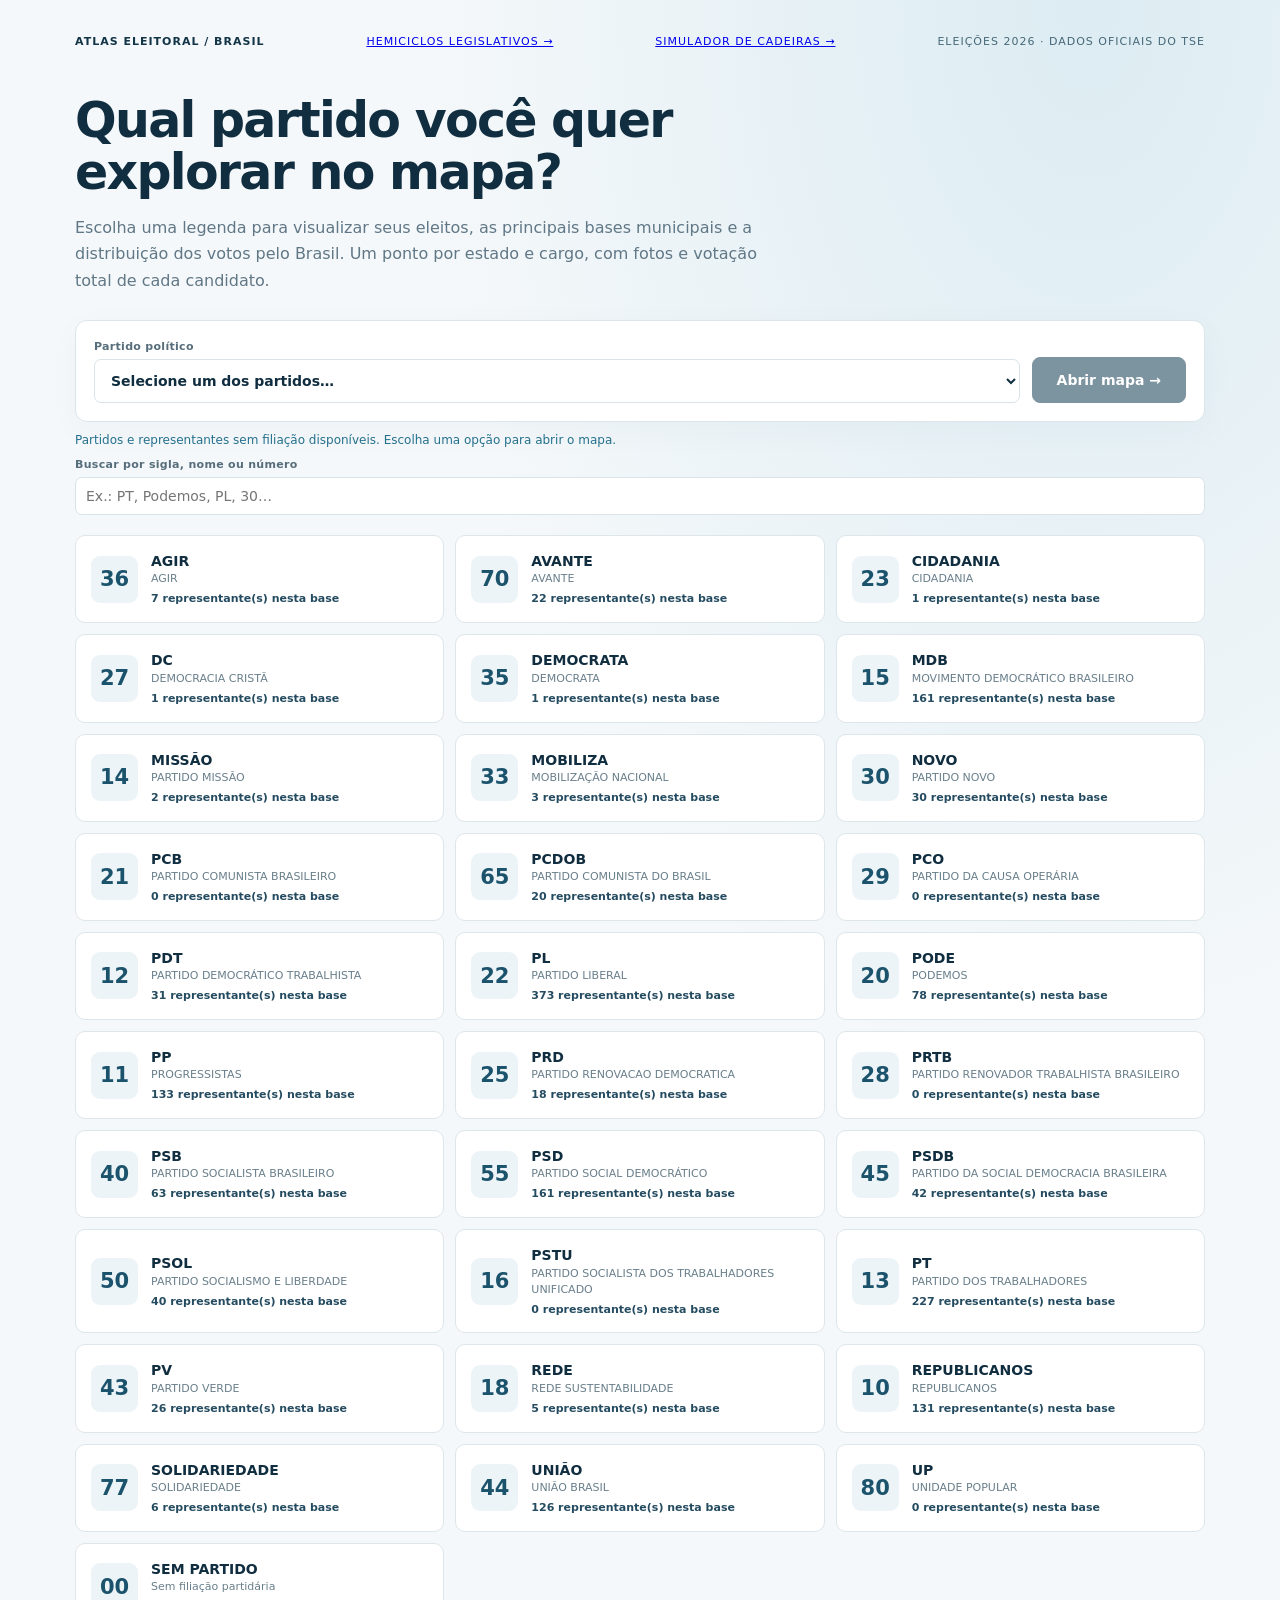
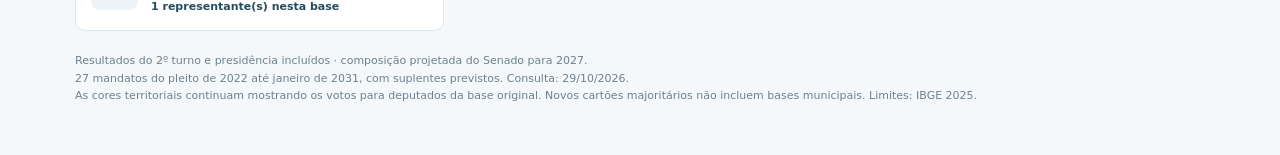
<file: index.html>
<!DOCTYPE html><html lang="pt-BR"><head><meta charset="utf-8"><meta name="viewport" content="width=device-width,initial-scale=1"><title>Atlas Eleitoral 2026 — Partidos do Brasil</title><meta name="description" content="Escolha um partido e explore eleitos e votos por município e zona eleitoral nas eleições de 2026."><link rel="stylesheet" href="style.css"></head><body><section id="chooser" class="chooser"><nav class="chooser-nav"><span class="chooser-logo">Atlas Eleitoral / Brasil</span><a href="hemiciclos/">Hemiciclos legislativos →</a><a href="simulador/">Simulador de cadeiras →</a><span>Eleições 2026 · Dados oficiais do TSE</span></nav><h1>Qual partido você quer<br>explorar no mapa?</h1><p class="intro">Escolha uma legenda para visualizar seus eleitos, as principais bases municipais e a distribuição dos votos pelo Brasil. Um ponto por estado e cargo, com fotos e votação total de cada candidato.</p><div class="picker"><div class="control"><label for="party-select">Partido político</label><select id="party-select"><option value="">Selecione um dos partidos…</option></select></div><button id="open-map" class="primary" disabled>Abrir mapa →</button></div><div id="load-status" class="load-status" role="status" aria-live="polite">Carregando lista de partidos…</div><div class="control"><label for="party-filter">Buscar por sigla, nome ou número</label><input id="party-filter" type="search" placeholder="Ex.: PT, Podemos, PL, 30…"></div><div id="party-grid" class="party-grid"></div><div id="chooser-source" class="chooser-bottom">Dados do TSE · Limites municipais do IBGE 2025. As áreas intramunicipais de algumas zonas eleitorais permanecem indisponíveis.</div></section><div id="atlas" hidden>
<header><div><div class="eyebrow"><span id="party-eyebrow">Eleições 2026</span></div><h1><span id="party-title">Atlas eleitoral</span></h1><small>Fotos oficiais · votação total · municípios e zonas eleitorais</small></div><div class="actions"><button id="change-party">Trocar partido</button><button id="reset">Visão do Brasil</button><button id="about">Método e fontes</button><button id="export">Exportar dados</button></div></header><div id="party-meta" class="party-meta"></div>
<div class="toolbar">
<div class="control"><label for="geography">Recorte territorial</label><select id="geography"><option value="municipalities">Municípios</option><option value="zones">Zonas com limites identificáveis</option></select></div>
<div class="control"><label for="cargo">Votos do partido para</label><select id="cargo"><option value="federal">Deputado federal</option><option value="estadual">Deputado estadual / distrital</option></select></div>
<div class="control"><label for="metric">Intensidade das cores</label><select id="metric"><option value="share">Participação nos votos válidos</option><option value="votes">Quantidade de votos</option></select></div>
<div class="control"><label for="uf">Estado</label><select id="uf"><option value="">Brasil inteiro</option></select></div>
<div class="control wide"><label for="search">Buscar eleito, município ou zona</label><input id="search" type="search" placeholder="Ex.: Cristiane Lopes, Osasco, RO 2…"></div>
<label class="check"><input id="showPeople" type="checkbox" checked> Eleitos com fotos</label>
</div>
<div class="workspace"><aside><div class="aside-top"><div class="kpis"><div><b id="k-votes">—</b><span>votos do partido selecionado</span></div><div><b id="k-share">—</b><span>dos votos válidos</span></div><div><b id="k-people">77</b><span>representantes</span></div></div><div class="tabs"><button id="tab-people" class="active">Representantes</button><button id="tab-regions">Regiões</button></div><div class="tiny-filter"><select id="role" aria-label="Cargo dos eleitos"><option value="">Todos os cargos</option></select></div><div id="sidebar-note" class="muted" style="margin-top:8px">Clique no retrato para ver a votação total.</div></div><div id="list"></div><div class="note">A cor representa os votos do partido. Um ponto por UF e cargo. As capitais são referências de posição; as bases eleitorais aparecem nos cartões.</div></aside>
<div class="map-wrap"><div id="map" aria-label="Mapa eleitoral do partido selecionado"></div><div id="zone-warning" class="zone-warning" hidden></div><div class="legend"><h3 id="legend-title"></h3><div class="swatches" id="swatches"></div><div id="legend-labels" class="legend-labels"></div><div class="muted" id="legend-note"></div><div class="muted" style="margin-top:6px"><span style="display:inline-block;width:10px;height:10px;background:#d9dfe2;margin-right:4px"></span>Sem dado ou limite indisponível <label style="float:right">Opacidade <input id="opacity" type="range" min="20" max="100" value="83"></label></div></div></div></div>
<dialog id="method"><button class="close" id="close">Fechar</button><h2>Como ler este atlas</h2>
<p><b>Camada territorial:</b> preenchimento por área (mapa coroplético), com faixas fixas e sem suavização entre municípios ou zonas. O padrão é a participação do partido selecionado nos votos válidos; a quantidade absoluta também está disponível, mas reflete o tamanho do eleitorado. Áreas extensas não significam mais votos.</p>
<p><b>Votos partidários:</b> votos nominais válidos de todos os candidatos do partido selecionado, eleitos ou não, mais votos válidos de legenda, sem dupla contagem de votos nominais convertidos em legenda. O denominador é o total válido do mesmo cargo e recorte; brancos, nulos e votos anulados não entram. Federal e estadual/distrital são exibidos separadamente.</p>
<p><b>Municípios:</b> malha oficial IBGE 2025, em SIRGAS 2000, simplificada a 300 metros em EPSG:5880 e exibida em Web Mercator. Votos somados por município a partir dos componentes município/zona do TSE. Diferenças de nomes entre TSE e IBGE foram conciliadas por UF; não houve rateio de votos por área ou população. Duas áreas de massas d’água da malha não possuem votação.</p>
<p><b>Zonas eleitorais:</b> não foi obtida uma malha nacional de limites intramunicipais compatível com 2026. São exibidas áreas de <b>1.915 zonas</b> cujos municípios componentes estão integralmente associados a uma única zona nos resultados. Esses polígonos são uniões da malha municipal e sua abrangência foi inferida dessa associação; não são uma malha oficial de zoneamento do TSE. Nas outras <b>725 zonas</b>, a área fica sem preenchimento por zona. Referências numeradas de tamanho fixo permitem consultar seus dados, sem inventar fronteiras. Os totais e a lista incluem todas as 2.640 zonas.</p>
<p><b>Eleitos e fotos:</b> todos os candidatos classificados como ELEITO, ELEITO POR QP ou ELEITO POR MÉDIA nos arquivos de candidaturas consultados, para deputado federal, estadual, distrital, senador, governador e vice-governador. Inclui os vencedores do segundo turno, presidente e vice-presidente e os 27 mandatos do pleito de 2022 até janeiro de 2031. Suplentes de governadores eleitos aparecem como assunção prevista em 2027, e não como eleitos em 2026. A composição futura pode mudar por licenças, filiações ou decisões judiciais. O partido de cada integrante é próprio; o vice pode aparecer em partido diferente do governador de sua chapa. Os votos do vice são os da chapa correspondente.</p><p><b>Partidos e federações:</b> o mapa mostra apenas os votos e eleitos da legenda escolhida. Votos de outros partidos da mesma federação não são somados. A federação é informada na identificação do partido.</p><p><b>Fotos:</b> retratos oficiais do TSE, associados pelo identificador SQ_CANDIDATO, e do Senado Federal, associados pelo código parlamentar. Onde não há arquivo utilizável, aparecem as iniciais e uma indicação de foto indisponível.</p><p><b>Agrupamento por UF e cargo:</b> todos os eleitos da mesma UF e do mesmo cargo compartilham um ponto, ancorado na capital. Os pontos de cargos distintos recebem pequenos deslocamentos visuais em pixels para não se sobreporem; esses deslocamentos não representam municípios ou bases eleitorais. Rótulos e cores distinguem federais, estaduais, distritais, senadores, governadores e vices. O número indica a quantidade de eleitos no grupo.</p><p><b>Bases municipais:</b> as cinco principais bases de cada parlamentar são mantidas em sua mini bio, com votos e participação no total. Elas não determinam os pontos no mapa. O total do candidato aparece separado da votação de cada base.</p>
<p><b>Datas e cobertura:</b> dados de candidatura, votação partidária e apuração disponíveis em arquivos gerados em 25/10/2026, consultados em 26/10/2026. Atualização consultada em 29/10/2026: resultados finais do segundo turno e continuidade do Senado. Os novos cartões têm fonte própria. Votação territorial para deputados e bases individuais anteriores permanecem na data original. Presidente e vice aparecem em Brasília, como referência nacional. Sem filiação partidária é uma opção própria no seletor.</p><p><b>Fontes oficiais:</b> <a href="https://dadosabertos.tse.jus.br/dataset/resultados-2026" target="_blank" rel="noopener">TSE — resultados 2026</a>; <a href="https://dadosabertos.tse.jus.br/pt_BR/dataset/candidatos-2026" target="_blank" rel="noopener">TSE — candidaturas e fotos</a>; <a href="https://geoftp.ibge.gov.br/organizacao_do_territorio/malhas_territoriais/malhas_municipais/municipio_2025/Brasil/BR_Municipios_2025.zip" target="_blank" rel="noopener">IBGE — malha municipal 2025</a>. Dados TSE sob licença CC BY; Leaflet 1.9.4 sob BSD-2-Clause. Escala sequencial roxa de luminosidade crescente, com faixas iguais entre UFs e cargos. Cinza sempre indica ausência de dado/limite, não zero.</p><div id="pending-list"></div></dialog>
</div><script src="leaflet.js"></script><script src="app.js?v=20261029-fotos"></script></body></html>
</file>
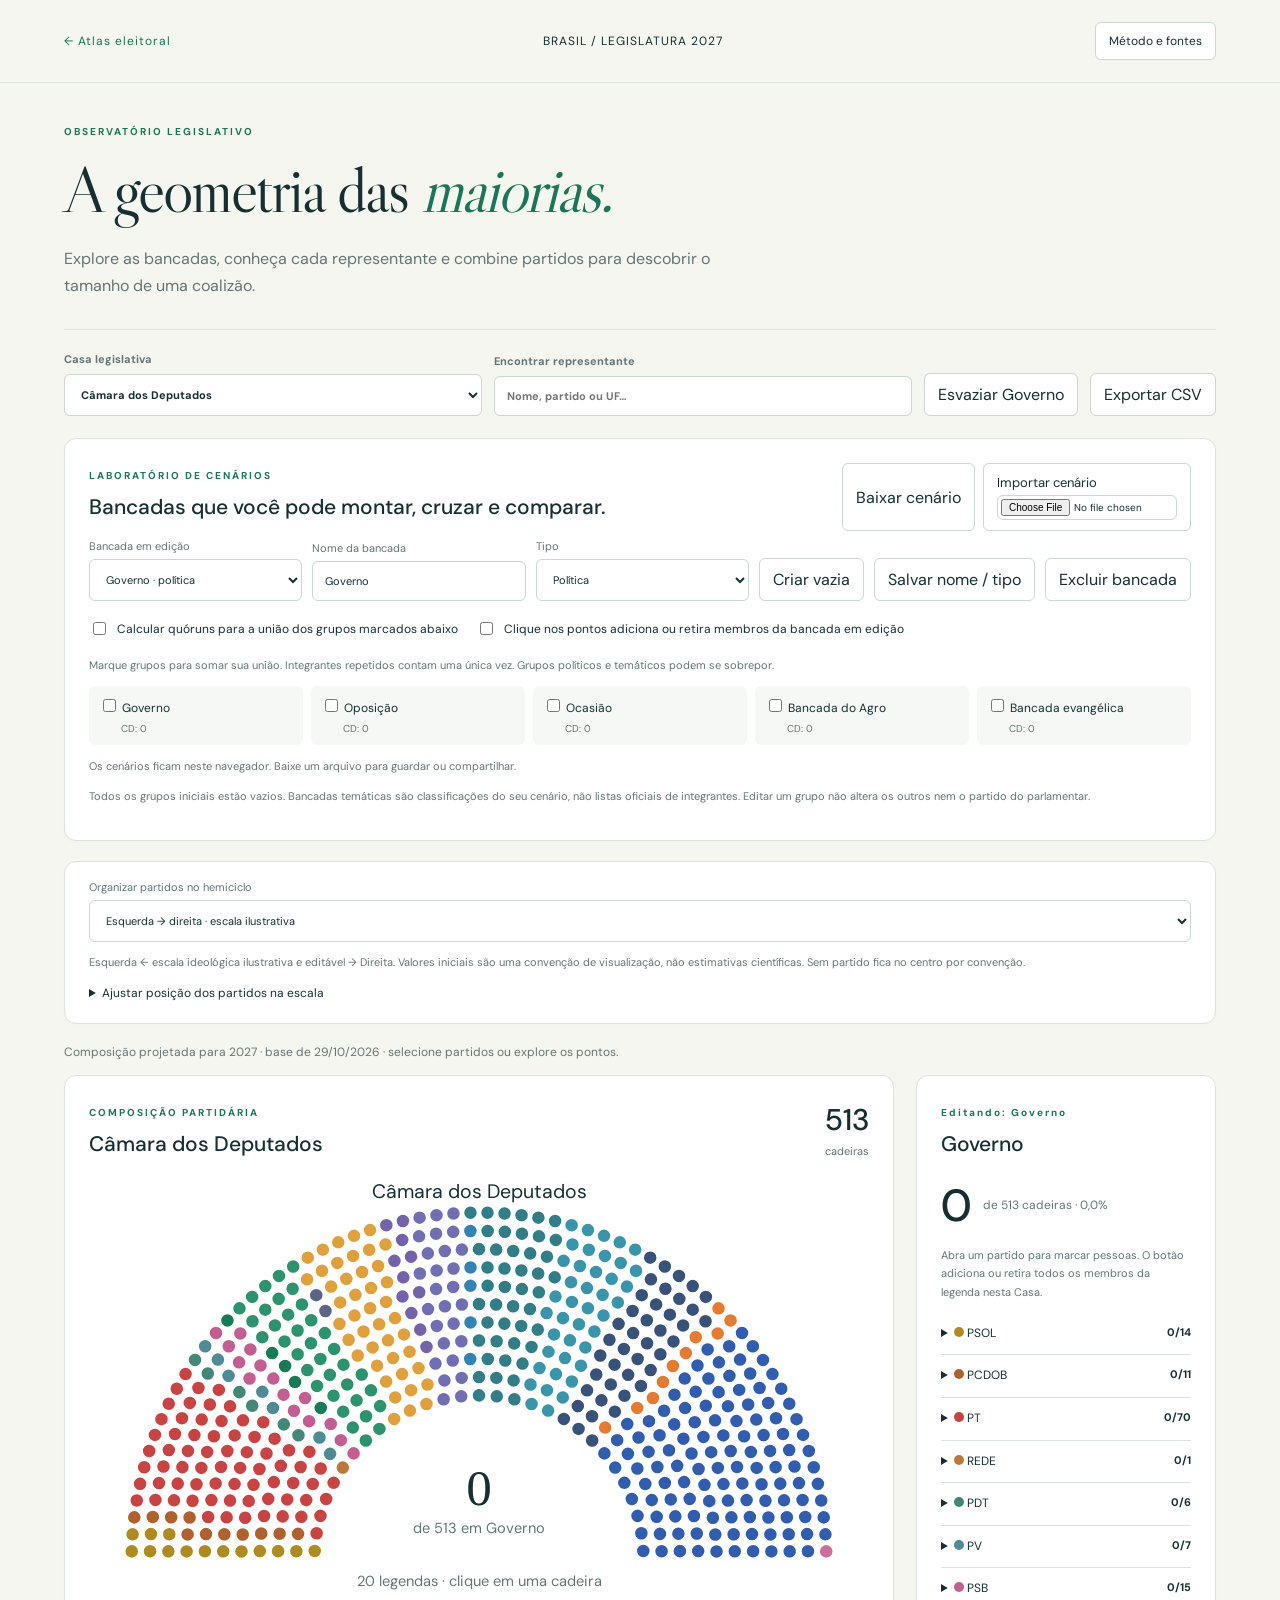
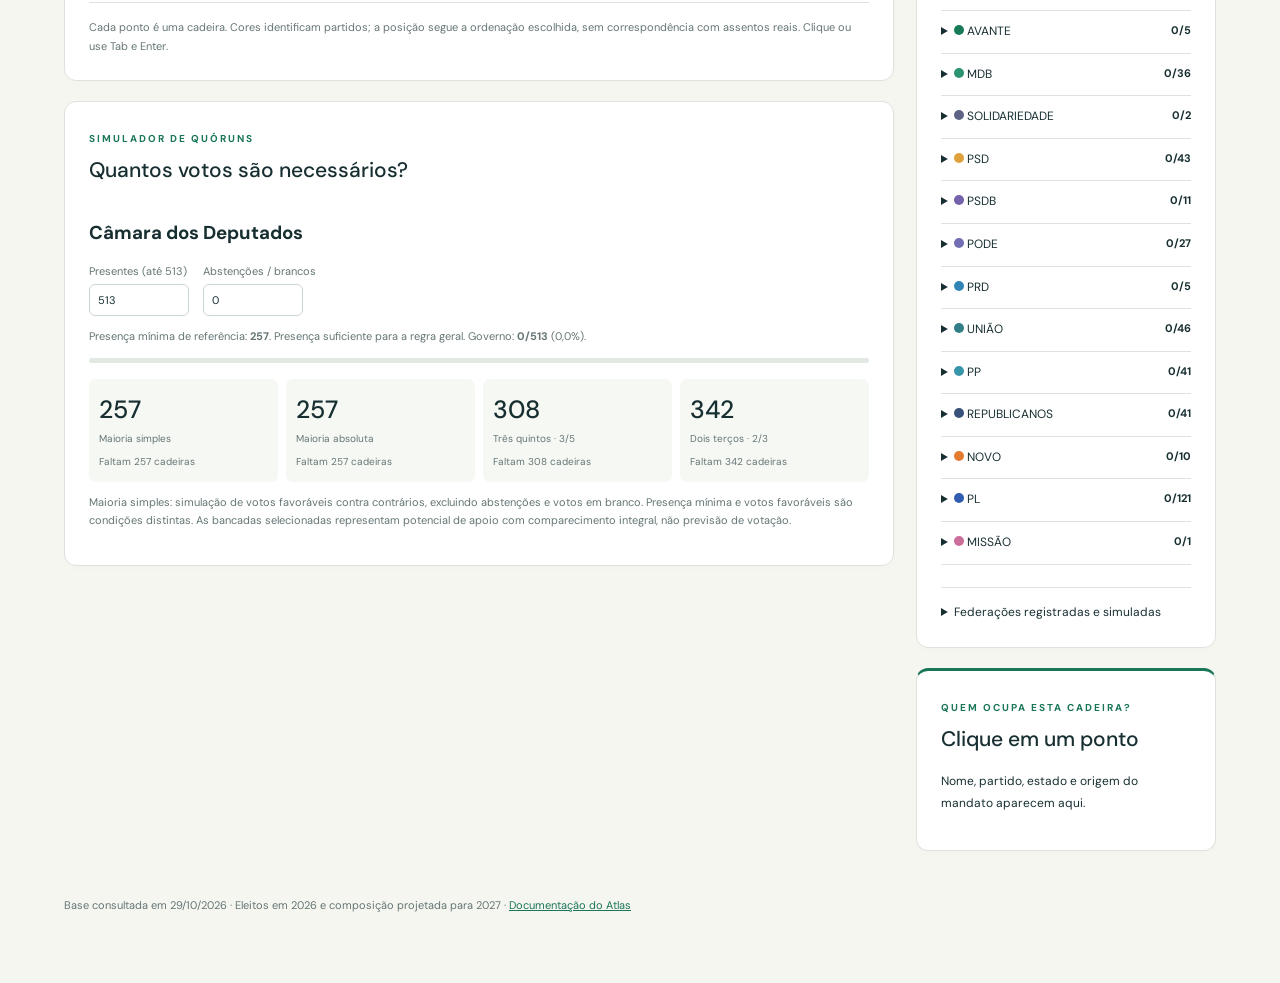
<file: hemiciclos/index.html>
<!doctype html><html lang="pt-BR"><head><meta charset="utf-8"><meta name="viewport" content="width=device-width,initial-scale=1"><title>Hemiciclos · Atlas Legislativo</title><link rel="stylesheet" href="style.css?v=cenarios2"></head><body><header><a href="../">← Atlas eleitoral</a><span>BRASIL / LEGISLATURA 2027</span><button id="about">Método e fontes</button></header><main><div class="eyebrow">OBSERVATÓRIO LEGISLATIVO</div><h1>A geometria das <em>maiorias.</em></h1><p class="intro">Explore as bancadas, conheça cada representante e combine partidos para descobrir o tamanho de uma coalizão.</p><section class="toolbar"><label>Casa legislativa<select id="house"><optgroup label="Congresso Nacional"><option value="CD">Câmara dos Deputados</option><option value="SF">Senado Federal</option><option value="CN">Congresso Nacional · duas Casas</option></optgroup><optgroup label="Assembleias e Câmara Legislativa" id="states"></optgroup></select></label><label>Encontrar representante<input id="search" type="search" placeholder="Nome, partido ou UF…"></label><button id="clear">Esvaziar bancada</button><button id="export">Exportar CSV</button></section><section class="panel scenario-panel"><div class="panel-head"><div><span class="eyebrow">LABORATÓRIO DE CENÁRIOS</span><h2>Bancadas que você pode montar, cruzar e comparar.</h2></div><div class="scenario-files"><button id="save-scenario">Baixar cenário</button><label class="file-button">Importar cenário<input id="load-scenario" type="file" accept=".json,application/json"></label></div></div><div class="scenario-controls"><label>Bancada em edição<select id="group-select"></select></label><label>Nome da bancada<input id="group-name" maxlength="80" placeholder="Ex.: Governo, Agro, Oposição"></label><label>Tipo<select id="group-type"><option value="politica">Política</option><option value="tematica">Temática</option></select></label><button id="new-group">Criar vazia</button><button id="rename-group">Salvar nome / tipo</button><button id="delete-group">Excluir bancada</button></div><div class="scenario-options"><label><input type="checkbox" id="combine"> Calcular quóruns para a união dos grupos marcados abaixo</label><label><input type="checkbox" id="click-mode"> Clique nos pontos adiciona ou retira membros da bancada em edição</label></div><div id="group-summary"></div><p id="scenario-message" role="status" aria-live="polite"></p><p id="save-state" class="fine">Os cenários ficam neste navegador. Baixe um arquivo para guardar ou compartilhar.</p><p class="fine">Todos os grupos iniciais estão vazios. Bancadas temáticas são classificações do seu cenário, não listas oficiais de integrantes. Editar um grupo não altera os outros nem o partido do parlamentar.</p></section><section class="panel ordering"><div class="scenario-controls"><label>Organizar partidos no hemiciclo<select id="order"><option value="ideology">Esquerda → direita · escala ilustrativa</option><option value="size">Tamanho da bancada</option></select></label></div><p id="order-note" class="fine"></p><details><summary>Ajustar posição dos partidos na escala</summary><p class="fine">−5 = lado esquerdo; 0 = centro; +5 = lado direito. Valores iniciais são uma aproximação editorial, não uma medição validada. A escala resume diferenças políticas e não caracteriza individualmente cada parlamentar. Valores iguais ficam em ordem alfabética.</p><div id="ideology-editor"></div><button id="reset-ideology">Restaurar escala inicial</button></details></section><div id="status" role="status" aria-live="polite">Carregando composição…</div><div class="layout"><section><div class="panel main-panel"><div class="panel-head"><div><span class="eyebrow">COMPOSIÇÃO PARTIDÁRIA</span><h2 id="title">Câmara dos Deputados</h2></div><div class="seat-total"><b id="total">—</b><span>cadeiras</span></div></div><div id="charts"></div><div class="chart-note">Cada ponto é uma cadeira. Cores identificam partidos; a posição segue a ordenação escolhida, sem correspondência com assentos reais. Clique ou use Tab e Enter.</div></div><section class="panel quorum-panel"><div class="panel-head"><div><span class="eyebrow">SIMULADOR DE QUÓRUNS</span><h2>Quantos votos são necessários?</h2></div></div><div id="quorums"></div><p class="fine">Maioria simples: simulação de votos favoráveis contra contrários, excluindo abstenções e votos em branco. Presença mínima e votos favoráveis são condições distintas. As bancadas selecionadas representam potencial de apoio com comparecimento integral, não previsão de votação.</p></section><div id="matches" class="panel" hidden></div></section><aside><section class="panel"><span class="eyebrow" id="edit-label">BANCADA EM EDIÇÃO</span><h2 id="coalition-label">Governo</h2><div class="coalition-head"><b id="coalition-total">0</b><span id="coalition-share">cadeiras selecionadas</span></div><p class="fine">Abra um partido para marcar pessoas. O botão adiciona ou retira todos os membros da legenda nesta Casa.</p><div id="parties"></div><details class="federation-panel"><summary>Federações registradas e simuladas</summary><p class="fine">Adicionar ou retirar membros afeta apenas a bancada em edição, na Casa selecionada.</p><select id="federation" aria-label="Federação"></select><p id="fed-info" class="fine"></p><div class="button-row"><button id="add-fed">Adicionar membros</button><button id="remove-fed">Retirar membros</button><button id="delete-fed">Excluir simulada</button></div><details><summary>Criar federação hipotética</summary><label>Nome<input id="fed-name" maxlength="80" placeholder="Nome da federação"></label><div id="fed-parties"></div><button id="create-fed">Criar simulação</button></details><p id="fed-message" role="status"></p><p class="fine">Simulação de agrupamento das cadeiras existentes: não recalcula a eleição, não altera filiações e não registra federação. Federações oficiais: <a href="https://www.tse.jus.br/partidos/federacoes-registradas-no-tse" target="_blank" rel="noopener">TSE · consulta em 29/10/2026</a>.</p></details></section><section class="panel detail" id="detail" aria-live="polite"><span class="eyebrow">QUEM OCUPA ESTA CADEIRA?</span><h2>Clique em um ponto</h2><p>Nome, partido, estado e origem do mandato aparecem aqui.</p></section></aside></div><footer>Base consultada em 29/10/2026 · Eleitos em 2026 e composição projetada para 2027 · <a href="../DATA_SOURCES.md">Documentação do Atlas</a></footer></main><dialog id="method"><button id="close">Fechar ×</button><h2>Como ler os hemiciclos</h2><p>Este site reutiliza a base do Atlas Eleitoral: 513 deputados federais, 81 cadeiras do Senado, 26 assembleias estaduais e a Câmara Legislativa do DF. É uma projeção para 2027, não um painel de parlamentares em exercício em outubro de 2026. Não acompanha automaticamente posses, licenças, decisões judiciais ou mudanças partidárias.</p><p>O Senado reúne 54 eleitos em 2026 e 27 mandatos do pleito de 2022. Nos casos de senadores eleitos governadores, os suplentes têm assunção prevista, identificada no detalhe. Candidaturas sub judice permanecem conforme a classificação da base consultada.</p><p>As cadeiras são agrupadas por partido, pela escala ideológica ilustrativa editável ou pelo tamanho da bancada, com nomes em ordem alfabética. A escala inicial é uma convenção editorial, sem base em estimativas empíricas de posicionamento. As cores se mantêm entre Casas. O tamanho das bancadas é contado por legenda, sem agregação automática de federações. Selecionar pessoas ou partidos altera apenas os grupos simulados. Nomes, filiações e distribuição de cadeiras não mudam. Os grupos podem se sobrepor; sua união elimina duplicações. Cenários são salvos localmente e podem ser exportados e importados em JSON.</p><p>Maioria absoluta é o primeiro inteiro superior à metade da composição. Três quintos e dois terços são arredondados para cima. Maioria simples depende da presença e dos votos efetivamente expressos; o simulador permite descontar abstenções e brancos. Para as assembleias, os números são referências aritméticas: a aplicação a cada matéria depende da constituição estadual e do regimento local.</p><p>O Congresso tem duas Casas. Não se calcula um quórum único sobre 594 parlamentares: as contagens são separadas. PEC federal exige três quintos em cada Casa e dois turnos; rejeição de veto exige maioria absoluta de deputados e senadores separadamente.</p><ul><li><a href="https://dadosabertos.tse.jus.br/dataset/resultados-2026" target="_blank" rel="noopener">TSE · resultados</a></li><li><a href="https://www12.senado.leg.br/noticias/materias/2026/10/25/fim-da-eleicao-define-composicao-do-senado-em-2027-com-13-partidos" target="_blank" rel="noopener">Senado · composição projetada para 2027</a></li><li><a href="https://www2.camara.leg.br/transparencia/acesso-a-informacao/copy_of_perguntas-frequentes/processo-legislativo" target="_blank" rel="noopener">Câmara · processo legislativo e quóruns</a></li><li><a href="https://www.congressonacional.leg.br/legislacao-e-publicacoes/regimento-do-congresso-nacional" target="_blank" rel="noopener">Congresso · Regimento Comum, art. 43</a></li></ul></dialog><script src="app.js?v=cenarios2"></script></body></html>
</file>
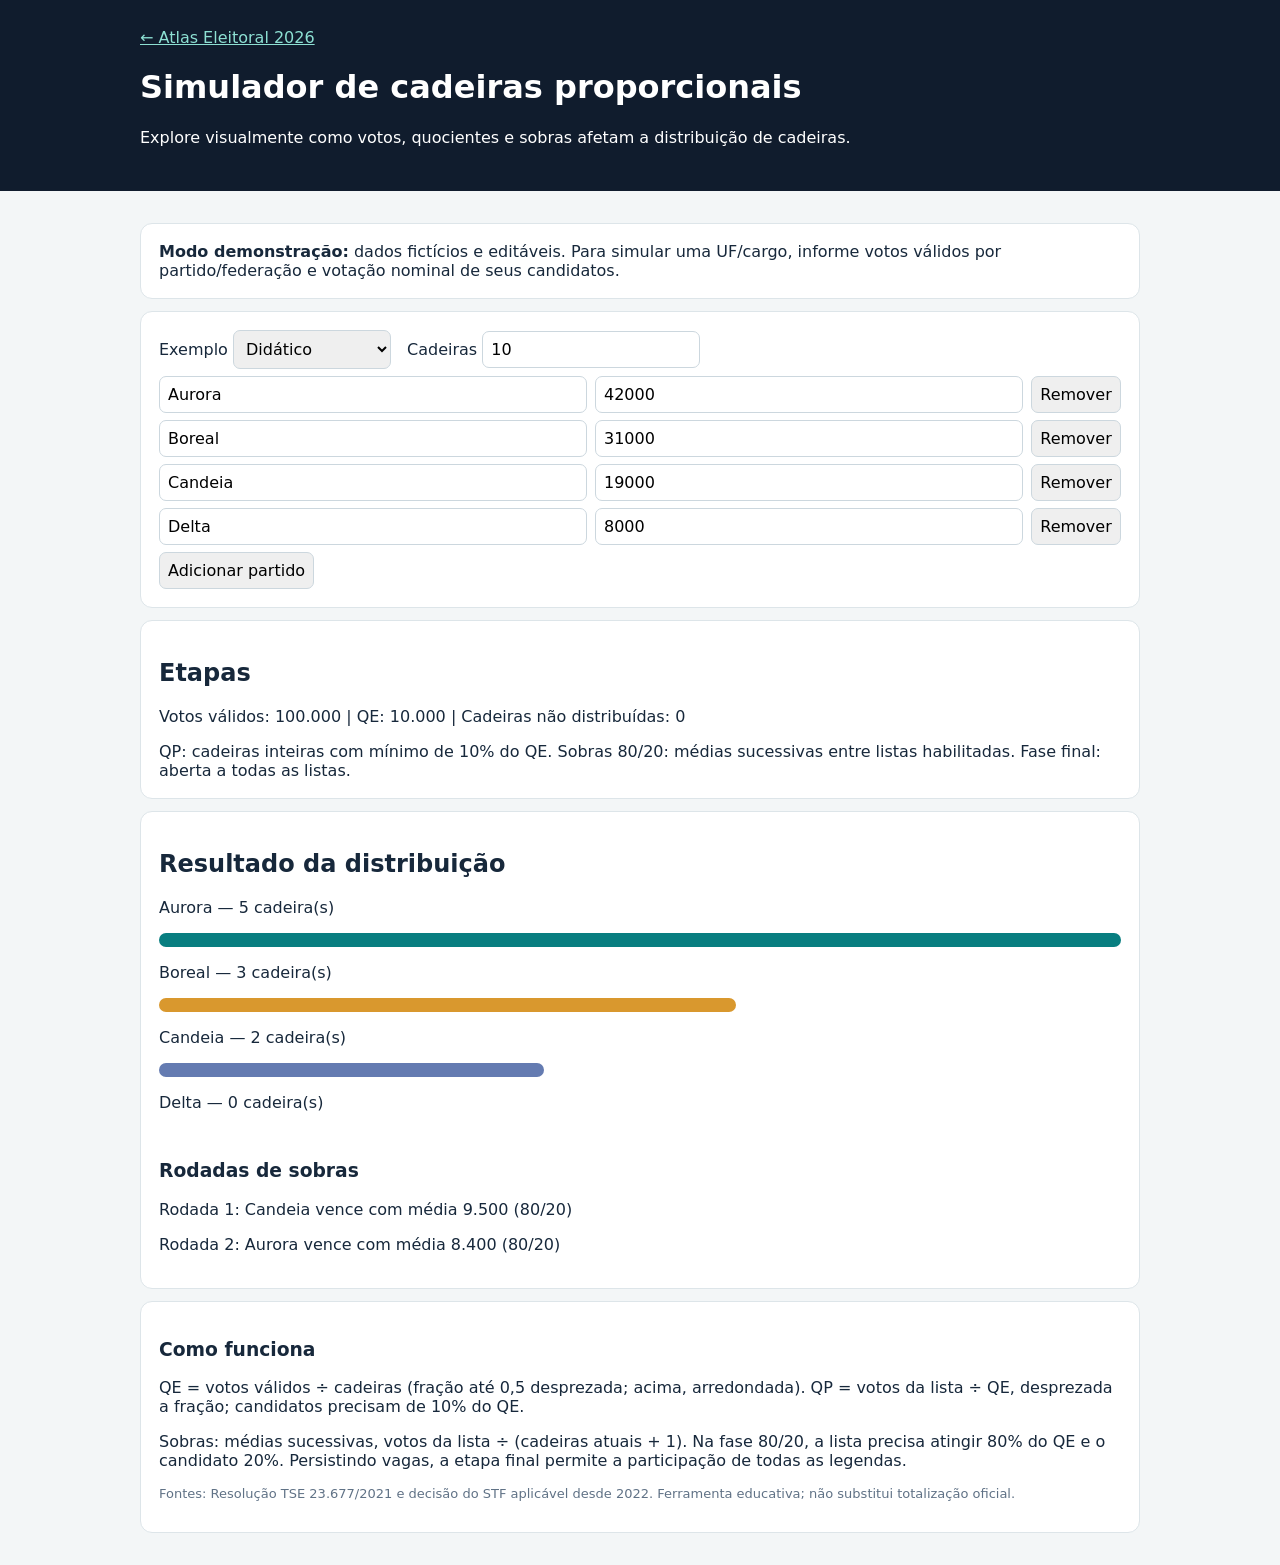
<file: simulador/index.html>
<!doctype html><html lang="pt-BR"><meta charset="utf-8"><meta name="viewport" content="width=device-width,initial-scale=1"><title>Simulador proporcional</title><style>body{font:16px system-ui;margin:0;background:#f3f6f7;color:#17283b}.hero{background:#101c2d;color:white;padding:28px max(20px,calc((100% - 1000px)/2))}.hero a{color:#8de0d3}.wrap{max-width:1000px;margin:auto;padding:20px}.card{background:white;border:1px solid #dde5e9;border-radius:12px;padding:18px;margin:12px 0}input,select,button{font:inherit;padding:8px;border:1px solid #ccd7de;border-radius:7px}table{width:100%;border-collapse:collapse}td,th{text-align:right;padding:8px;border-bottom:1px solid #eee}td:first-child,th:first-child{text-align:left}.bar{height:14px;background:#087e80;border-radius:9px}.row{display:grid;grid-template-columns:1fr 1fr 90px;gap:8px;margin:7px 0}.muted{color:#607286;font-size:13px}</style><header class="hero"><a href="../">← Atlas Eleitoral 2026</a><h1>Simulador de cadeiras proporcionais</h1><p>Explore visualmente como votos, quocientes e sobras afetam a distribuição de cadeiras.</p></header><main class="wrap"><p class="card"><b>Modo demonstração:</b> dados fictícios e editáveis. Para simular uma UF/cargo, informe votos válidos por partido/federação e votação nominal de seus candidatos.</p><div class="card"><label>Exemplo <select id="preset"><option value="a">Didático</option><option value="b">Cláusula 80/20</option></select></label>　<label>Cadeiras <input id="seats" type="number" value="10" min="1"></label><div id="rows"></div><button id="add">Adicionar partido</button></div><div class="card"><h2>Etapas</h2><p id="metrics"></p><div id="steps"></div></div><div class="card"><h2>Resultado da distribuição</h2><div id="result"></div><h3>Rodadas de sobras</h3><div id="rounds"></div></div><div class="card"><h3>Como funciona</h3><p>QE = votos válidos ÷ cadeiras (fração até 0,5 desprezada; acima, arredondada). QP = votos da lista ÷ QE, desprezada a fração; candidatos precisam de 10% do QE.</p><p>Sobras: médias sucessivas, votos da lista ÷ (cadeiras atuais + 1). Na fase 80/20, a lista precisa atingir 80% do QE e o candidato 20%. Persistindo vagas, a etapa final permite a participação de todas as legendas.</p><p class="muted">Fontes: Resolução TSE 23.677/2021 e decisão do STF aplicável desde 2022. Ferramenta educativa; não substitui totalização oficial.</p></div></main><script>
var C=['#087e80','#d9982e','#647bb1','#b65c59','#748e56','#9165a5'];var examples={a:{s:10,p:[['Aurora',[18000,12000,8000,4000]],['Boreal',[11000,9000,6000,5000]],['Candeia',[9000,6000,4000]],['Delta',[5000,3000]]]},b:{s:8,p:[['Ponte',[18000,12000]],['Horizonte',[12000,8000,6000]],['Raiz',[9000,6000,3000]],['Livre',[8000,4000]],['Viva',[4000,3000]],['Norte',[3500,3500]]]}};var P=[];function total(p){return p.c.reduce((a,b)=>a+b,0)}function load(k){var d=examples[k];P=d.p.map(function(x,i){return {n:x[0],c:x[1],color:C[i%C.length]}});document.getElementById('seats').value=d.s;draw()}function fmt(x){return Math.round(x).toLocaleString('pt-BR')}function calculate(){var seats=+document.getElementById('seats').value||1,valid=P.reduce(function(a,p){return a+total(p)},0),v=valid/seats,qe=Math.floor(v)+(v%1>.5?1:0),s=P.map(function(p){return Math.min(Math.floor(total(p)/(qe||1)),p.c.filter(function(c){return c>=qe*.1}).length)}),round=[];var left=seats-s.reduce(function(a,b){return a+b},0),guard=0;function go(open){while(left>0&&guard++<seats*3){var opts=P.map(function(p,i){return {i:i,m:total(p)/(s[i]+1)}}).filter(function(x){return (open||total(P[x.i])>=qe*.8&&P[x.i].c.some(function(c){return c>=qe*.2}))&&P[x.i].c.some(function(c){return c>=(open?0:qe*.2)})}).sort(function(a,b){return b.m-a.m});if(!opts.length)break;var w=opts[0];s[w.i]++;left--;round.push({name:P[w.i].n,mean:w.m,open:open,opts:opts})}}go(false);if(left)go(true);return {seats:seats,valid:valid,qe:qe,s:s,left:left,round:round}}function draw(){var root=document.getElementById('rows');root.innerHTML='';P.forEach(function(p,i){root.innerHTML+='<div class="row"><input data-n="'+i+'" value="'+p.n+'"><input data-v="'+i+'" type="number" value="'+total(p)+'"><button data-x="'+i+'">Remover</button></div>'});root.querySelectorAll('[data-n]').forEach(function(e){e.onchange=function(){P[e.dataset.n].n=e.value;draw()}});root.querySelectorAll('[data-v]').forEach(function(e){e.onchange=function(){var p=P[e.dataset.v],old=total(p),v=+e.value||0;p.c=p.c.map(function(c,i){return i===p.c.length-1?v-p.c.slice(0,i).reduce(function(a,b){return a+b},0):Math.floor(v*c/(old||1))});draw()}});root.querySelectorAll('[data-x]').forEach(function(e){e.onclick=function(){P.splice(+e.dataset.x,1);draw()}});var r=calculate();document.getElementById('metrics').textContent='Votos válidos: '+fmt(r.valid)+' | QE: '+fmt(r.qe)+' | Cadeiras não distribuídas: '+r.left;document.getElementById('steps').textContent='QP: cadeiras inteiras com mínimo de 10% do QE. Sobras 80/20: médias sucessivas entre listas habilitadas. Fase final: aberta a todas as listas.';var max=Math.max.apply(null,r.s.concat([1]));document.getElementById('result').innerHTML=P.map(function(p,i){return '<p>'+p.n+' — '+r.s[i]+' cadeira(s)<div class="bar" style="width:'+(100*r.s[i]/max)+'%;background:'+p.color+'"></div></p>'}).join('');document.getElementById('rounds').innerHTML=r.round.map(function(x,i){return '<p>Rodada '+(i+1)+': '+x.name+' vence com média '+fmt(x.mean)+(x.open?' (fase aberta)':' (80/20)')+'</p>'}).join('')||'Sem sobras.'}document.getElementById('preset').onchange=function(e){load(e.target.value)};document.getElementById('seats').onchange=draw;document.getElementById('add').onclick=function(){P.push({n:'Novo partido',c:[0],color:C[P.length%C.length]});draw()};load('a');</script></html>
</file>
<file: style.css>
/* required styles */

.leaflet-pane,
.leaflet-tile,
.leaflet-marker-icon,
.leaflet-marker-shadow,
.leaflet-tile-container,
.leaflet-pane > svg,
.leaflet-pane > canvas,
.leaflet-zoom-box,
.leaflet-image-layer,
.leaflet-layer {
	position: absolute;
	left: 0;
	top: 0;
	}
.leaflet-container {
	overflow: hidden;
	}
.leaflet-tile,
.leaflet-marker-icon,
.leaflet-marker-shadow {
	-webkit-user-select: none;
	   -moz-user-select: none;
	        user-select: none;
	  -webkit-user-drag: none;
	}
/* Prevents IE11 from highlighting tiles in blue */
.leaflet-tile::selection {
	background: transparent;
}
/* Safari renders non-retina tile on retina better with this, but Chrome is worse */
.leaflet-safari .leaflet-tile {
	image-rendering: -webkit-optimize-contrast;
	}
/* hack that prevents hw layers "stretching" when loading new tiles */
.leaflet-safari .leaflet-tile-container {
	width: 1600px;
	height: 1600px;
	-webkit-transform-origin: 0 0;
	}
.leaflet-marker-icon,
.leaflet-marker-shadow {
	display: block;
	}
/* .leaflet-container svg: reset svg max-width decleration shipped in Joomla! (joomla.org) 3.x */
/* .leaflet-container img: map is broken in FF if you have max-width: 100% on tiles */
.leaflet-container .leaflet-overlay-pane svg {
	max-width: none !important;
	max-height: none !important;
	}
.leaflet-container .leaflet-marker-pane img,
.leaflet-container .leaflet-shadow-pane img,
.leaflet-container .leaflet-tile-pane img,
.leaflet-container img.leaflet-image-layer,
.leaflet-container .leaflet-tile {
	max-width: none !important;
	max-height: none !important;
	width: auto;
	padding: 0;
	}

.leaflet-container img.leaflet-tile {
	/* See: https://bugs.chromium.org/p/chromium/issues/detail?id=600120 */
	mix-blend-mode: plus-lighter;
}

.leaflet-container.leaflet-touch-zoom {
	-ms-touch-action: pan-x pan-y;
	touch-action: pan-x pan-y;
	}
.leaflet-container.leaflet-touch-drag {
	-ms-touch-action: pinch-zoom;
	/* Fallback for FF which doesn't support pinch-zoom */
	touch-action: none;
	touch-action: pinch-zoom;
}
.leaflet-container.leaflet-touch-drag.leaflet-touch-zoom {
	-ms-touch-action: none;
	touch-action: none;
}
.leaflet-container {
	-webkit-tap-highlight-color: transparent;
}
.leaflet-container a {
	-webkit-tap-highlight-color: rgba(51, 181, 229, 0.4);
}
.leaflet-tile {
	filter: inherit;
	visibility: hidden;
	}
.leaflet-tile-loaded {
	visibility: inherit;
	}
.leaflet-zoom-box {
	width: 0;
	height: 0;
	-moz-box-sizing: border-box;
	     box-sizing: border-box;
	z-index: 800;
	}
/* workaround for https://bugzilla.mozilla.org/show_bug.cgi?id=888319 */
.leaflet-overlay-pane svg {
	-moz-user-select: none;
	}

.leaflet-pane         { z-index: 400; }

.leaflet-tile-pane    { z-index: 200; }
.leaflet-overlay-pane { z-index: 400; }
.leaflet-shadow-pane  { z-index: 500; }
.leaflet-marker-pane  { z-index: 600; }
.leaflet-tooltip-pane   { z-index: 650; }
.leaflet-popup-pane   { z-index: 700; }

.leaflet-map-pane canvas { z-index: 100; }
.leaflet-map-pane svg    { z-index: 200; }

.leaflet-vml-shape {
	width: 1px;
	height: 1px;
	}
.lvml {
	behavior: url(#default#VML);
	display: inline-block;
	position: absolute;
	}


/* control positioning */

.leaflet-control {
	position: relative;
	z-index: 800;
	pointer-events: visiblePainted; /* IE 9-10 doesn't have auto */
	pointer-events: auto;
	}
.leaflet-top,
.leaflet-bottom {
	position: absolute;
	z-index: 1000;
	pointer-events: none;
	}
.leaflet-top {
	top: 0;
	}
.leaflet-right {
	right: 0;
	}
.leaflet-bottom {
	bottom: 0;
	}
.leaflet-left {
	left: 0;
	}
.leaflet-control {
	float: left;
	clear: both;
	}
.leaflet-right .leaflet-control {
	float: right;
	}
.leaflet-top .leaflet-control {
	margin-top: 10px;
	}
.leaflet-bottom .leaflet-control {
	margin-bottom: 10px;
	}
.leaflet-left .leaflet-control {
	margin-left: 10px;
	}
.leaflet-right .leaflet-control {
	margin-right: 10px;
	}


/* zoom and fade animations */

.leaflet-fade-anim .leaflet-popup {
	opacity: 0;
	-webkit-transition: opacity 0.2s linear;
	   -moz-transition: opacity 0.2s linear;
	        transition: opacity 0.2s linear;
	}
.leaflet-fade-anim .leaflet-map-pane .leaflet-popup {
	opacity: 1;
	}
.leaflet-zoom-animated {
	-webkit-transform-origin: 0 0;
	    -ms-transform-origin: 0 0;
	        transform-origin: 0 0;
	}
svg.leaflet-zoom-animated {
	will-change: transform;
}

.leaflet-zoom-anim .leaflet-zoom-animated {
	-webkit-transition: -webkit-transform 0.25s cubic-bezier(0,0,0.25,1);
	   -moz-transition:    -moz-transform 0.25s cubic-bezier(0,0,0.25,1);
	        transition:         transform 0.25s cubic-bezier(0,0,0.25,1);
	}
.leaflet-zoom-anim .leaflet-tile,
.leaflet-pan-anim .leaflet-tile {
	-webkit-transition: none;
	   -moz-transition: none;
	        transition: none;
	}

.leaflet-zoom-anim .leaflet-zoom-hide {
	visibility: hidden;
	}


/* cursors */

.leaflet-interactive {
	cursor: pointer;
	}
.leaflet-grab {
	cursor: -webkit-grab;
	cursor:    -moz-grab;
	cursor:         grab;
	}
.leaflet-crosshair,
.leaflet-crosshair .leaflet-interactive {
	cursor: crosshair;
	}
.leaflet-popup-pane,
.leaflet-control {
	cursor: auto;
	}
.leaflet-dragging .leaflet-grab,
.leaflet-dragging .leaflet-grab .leaflet-interactive,
.leaflet-dragging .leaflet-marker-draggable {
	cursor: move;
	cursor: -webkit-grabbing;
	cursor:    -moz-grabbing;
	cursor:         grabbing;
	}

/* marker & overlays interactivity */
.leaflet-marker-icon,
.leaflet-marker-shadow,
.leaflet-image-layer,
.leaflet-pane > svg path,
.leaflet-tile-container {
	pointer-events: none;
	}

.leaflet-marker-icon.leaflet-interactive,
.leaflet-image-layer.leaflet-interactive,
.leaflet-pane > svg path.leaflet-interactive,
svg.leaflet-image-layer.leaflet-interactive path {
	pointer-events: visiblePainted; /* IE 9-10 doesn't have auto */
	pointer-events: auto;
	}

/* visual tweaks */

.leaflet-container {
	background: #ddd;
	outline-offset: 1px;
	}
.leaflet-container a {
	color: #0078A8;
	}
.leaflet-zoom-box {
	border: 2px dotted #38f;
	background: rgba(255,255,255,0.5);
	}


/* general typography */
.leaflet-container {
	font-family: "Helvetica Neue", Arial, Helvetica, sans-serif;
	font-size: 12px;
	font-size: 0.75rem;
	line-height: 1.5;
	}


/* general toolbar styles */

.leaflet-bar {
	box-shadow: 0 1px 5px rgba(0,0,0,0.65);
	border-radius: 4px;
	}
.leaflet-bar a {
	background-color: #fff;
	border-bottom: 1px solid #ccc;
	width: 26px;
	height: 26px;
	line-height: 26px;
	display: block;
	text-align: center;
	text-decoration: none;
	color: black;
	}
.leaflet-bar a,
.leaflet-control-layers-toggle {
	background-position: 50% 50%;
	background-repeat: no-repeat;
	display: block;
	}
.leaflet-bar a:hover,
.leaflet-bar a:focus {
	background-color: #f4f4f4;
	}
.leaflet-bar a:first-child {
	border-top-left-radius: 4px;
	border-top-right-radius: 4px;
	}
.leaflet-bar a:last-child {
	border-bottom-left-radius: 4px;
	border-bottom-right-radius: 4px;
	border-bottom: none;
	}
.leaflet-bar a.leaflet-disabled {
	cursor: default;
	background-color: #f4f4f4;
	color: #bbb;
	}

.leaflet-touch .leaflet-bar a {
	width: 30px;
	height: 30px;
	line-height: 30px;
	}
.leaflet-touch .leaflet-bar a:first-child {
	border-top-left-radius: 2px;
	border-top-right-radius: 2px;
	}
.leaflet-touch .leaflet-bar a:last-child {
	border-bottom-left-radius: 2px;
	border-bottom-right-radius: 2px;
	}

/* zoom control */

.leaflet-control-zoom-in,
.leaflet-control-zoom-out {
	font: bold 18px 'Lucida Console', Monaco, monospace;
	text-indent: 1px;
	}

.leaflet-touch .leaflet-control-zoom-in, .leaflet-touch .leaflet-control-zoom-out  {
	font-size: 22px;
	}


/* layers control */

.leaflet-control-layers {
	box-shadow: 0 1px 5px rgba(0,0,0,0.4);
	background: #fff;
	border-radius: 5px;
	}
.leaflet-control-layers-toggle {
	background-image: url(images/layers.png);
	width: 36px;
	height: 36px;
	}
.leaflet-retina .leaflet-control-layers-toggle {
	background-image: url(images/layers-2x.png);
	background-size: 26px 26px;
	}
.leaflet-touch .leaflet-control-layers-toggle {
	width: 44px;
	height: 44px;
	}
.leaflet-control-layers .leaflet-control-layers-list,
.leaflet-control-layers-expanded .leaflet-control-layers-toggle {
	display: none;
	}
.leaflet-control-layers-expanded .leaflet-control-layers-list {
	display: block;
	position: relative;
	}
.leaflet-control-layers-expanded {
	padding: 6px 10px 6px 6px;
	color: #333;
	background: #fff;
	}
.leaflet-control-layers-scrollbar {
	overflow-y: scroll;
	overflow-x: hidden;
	padding-right: 5px;
	}
.leaflet-control-layers-selector {
	margin-top: 2px;
	position: relative;
	top: 1px;
	}
.leaflet-control-layers label {
	display: block;
	font-size: 13px;
	font-size: 1.08333em;
	}
.leaflet-control-layers-separator {
	height: 0;
	border-top: 1px solid #ddd;
	margin: 5px -10px 5px -6px;
	}

/* Default icon URLs */
.leaflet-default-icon-path { /* used only in path-guessing heuristic, see L.Icon.Default */
	background-image: url(images/marker-icon.png);
	}


/* attribution and scale controls */

.leaflet-container .leaflet-control-attribution {
	background: #fff;
	background: rgba(255, 255, 255, 0.8);
	margin: 0;
	}
.leaflet-control-attribution,
.leaflet-control-scale-line {
	padding: 0 5px;
	color: #333;
	line-height: 1.4;
	}
.leaflet-control-attribution a {
	text-decoration: none;
	}
.leaflet-control-attribution a:hover,
.leaflet-control-attribution a:focus {
	text-decoration: underline;
	}
.leaflet-attribution-flag {
	display: inline !important;
	vertical-align: baseline !important;
	width: 1em;
	height: 0.6669em;
	}
.leaflet-left .leaflet-control-scale {
	margin-left: 5px;
	}
.leaflet-bottom .leaflet-control-scale {
	margin-bottom: 5px;
	}
.leaflet-control-scale-line {
	border: 2px solid #777;
	border-top: none;
	line-height: 1.1;
	padding: 2px 5px 1px;
	white-space: nowrap;
	-moz-box-sizing: border-box;
	     box-sizing: border-box;
	background: rgba(255, 255, 255, 0.8);
	text-shadow: 1px 1px #fff;
	}
.leaflet-control-scale-line:not(:first-child) {
	border-top: 2px solid #777;
	border-bottom: none;
	margin-top: -2px;
	}
.leaflet-control-scale-line:not(:first-child):not(:last-child) {
	border-bottom: 2px solid #777;
	}

.leaflet-touch .leaflet-control-attribution,
.leaflet-touch .leaflet-control-layers,
.leaflet-touch .leaflet-bar {
	box-shadow: none;
	}
.leaflet-touch .leaflet-control-layers,
.leaflet-touch .leaflet-bar {
	border: 2px solid rgba(0,0,0,0.2);
	background-clip: padding-box;
	}


/* popup */

.leaflet-popup {
	position: absolute;
	text-align: center;
	margin-bottom: 20px;
	}
.leaflet-popup-content-wrapper {
	padding: 1px;
	text-align: left;
	border-radius: 12px;
	}
.leaflet-popup-content {
	margin: 13px 24px 13px 20px;
	line-height: 1.3;
	font-size: 13px;
	font-size: 1.08333em;
	min-height: 1px;
	}
.leaflet-popup-content p {
	margin: 17px 0;
	margin: 1.3em 0;
	}
.leaflet-popup-tip-container {
	width: 40px;
	height: 20px;
	position: absolute;
	left: 50%;
	margin-top: -1px;
	margin-left: -20px;
	overflow: hidden;
	pointer-events: none;
	}
.leaflet-popup-tip {
	width: 17px;
	height: 17px;
	padding: 1px;

	margin: -10px auto 0;
	pointer-events: auto;

	-webkit-transform: rotate(45deg);
	   -moz-transform: rotate(45deg);
	    -ms-transform: rotate(45deg);
	        transform: rotate(45deg);
	}
.leaflet-popup-content-wrapper,
.leaflet-popup-tip {
	background: white;
	color: #333;
	box-shadow: 0 3px 14px rgba(0,0,0,0.4);
	}
.leaflet-container a.leaflet-popup-close-button {
	position: absolute;
	top: 0;
	right: 0;
	border: none;
	text-align: center;
	width: 24px;
	height: 24px;
	font: 16px/24px Tahoma, Verdana, sans-serif;
	color: #757575;
	text-decoration: none;
	background: transparent;
	}
.leaflet-container a.leaflet-popup-close-button:hover,
.leaflet-container a.leaflet-popup-close-button:focus {
	color: #585858;
	}
.leaflet-popup-scrolled {
	overflow: auto;
	}

.leaflet-oldie .leaflet-popup-content-wrapper {
	-ms-zoom: 1;
	}
.leaflet-oldie .leaflet-popup-tip {
	width: 24px;
	margin: 0 auto;

	-ms-filter: "progid:DXImageTransform.Microsoft.Matrix(M11=0.70710678, M12=0.70710678, M21=-0.70710678, M22=0.70710678)";
	filter: progid:DXImageTransform.Microsoft.Matrix(M11=0.70710678, M12=0.70710678, M21=-0.70710678, M22=0.70710678);
	}

.leaflet-oldie .leaflet-control-zoom,
.leaflet-oldie .leaflet-control-layers,
.leaflet-oldie .leaflet-popup-content-wrapper,
.leaflet-oldie .leaflet-popup-tip {
	border: 1px solid #999;
	}


/* div icon */

.leaflet-div-icon {
	background: #fff;
	border: 1px solid #666;
	}


/* Tooltip */
/* Base styles for the element that has a tooltip */
.leaflet-tooltip {
	position: absolute;
	padding: 6px;
	background-color: #fff;
	border: 1px solid #fff;
	border-radius: 3px;
	color: #222;
	white-space: nowrap;
	-webkit-user-select: none;
	-moz-user-select: none;
	-ms-user-select: none;
	user-select: none;
	pointer-events: none;
	box-shadow: 0 1px 3px rgba(0,0,0,0.4);
	}
.leaflet-tooltip.leaflet-interactive {
	cursor: pointer;
	pointer-events: auto;
	}
.leaflet-tooltip-top:before,
.leaflet-tooltip-bottom:before,
.leaflet-tooltip-left:before,
.leaflet-tooltip-right:before {
	position: absolute;
	pointer-events: none;
	border: 6px solid transparent;
	background: transparent;
	content: "";
	}

/* Directions */

.leaflet-tooltip-bottom {
	margin-top: 6px;
}
.leaflet-tooltip-top {
	margin-top: -6px;
}
.leaflet-tooltip-bottom:before,
.leaflet-tooltip-top:before {
	left: 50%;
	margin-left: -6px;
	}
.leaflet-tooltip-top:before {
	bottom: 0;
	margin-bottom: -12px;
	border-top-color: #fff;
	}
.leaflet-tooltip-bottom:before {
	top: 0;
	margin-top: -12px;
	margin-left: -6px;
	border-bottom-color: #fff;
	}
.leaflet-tooltip-left {
	margin-left: -6px;
}
.leaflet-tooltip-right {
	margin-left: 6px;
}
.leaflet-tooltip-left:before,
.leaflet-tooltip-right:before {
	top: 50%;
	margin-top: -6px;
	}
.leaflet-tooltip-left:before {
	right: 0;
	margin-right: -12px;
	border-left-color: #fff;
	}
.leaflet-tooltip-right:before {
	left: 0;
	margin-left: -12px;
	border-right-color: #fff;
	}

/* Printing */

@media print {
	/* Prevent printers from removing background-images of controls. */
	.leaflet-control {
		-webkit-print-color-adjust: exact;
		print-color-adjust: exact;
		}
	}


:root{--navy:#102e40;--muted:#647784;--line:#d9e4e8;--blue:#087ea4;--surface:#fff}*{box-sizing:border-box}body{margin:0;font:14px/1.45 system-ui,-apple-system,Segoe UI,sans-serif;color:var(--navy);background:#f2f6f8}button,input,select{font:inherit}button,select{cursor:pointer}button{background:#fff;border:1px solid var(--line);border-radius:8px;color:var(--navy);padding:8px 11px}button:hover{background:#edf4f7}button:focus-visible,input:focus-visible,select:focus-visible{outline:3px solid #15a9cf;outline-offset:2px}header{display:flex;align-items:center;justify-content:space-between;padding:17px 24px;background:var(--navy);color:white;gap:16px}h1{font-size:23px;line-height:1.2;margin:2px 0 3px;letter-spacing:-.5px}header small{color:#bcd3df}.eyebrow{font-size:10px;letter-spacing:2px;text-transform:uppercase;color:#70d2db;font-weight:700}.actions{display:flex;gap:7px}.toolbar{display:flex;flex-wrap:wrap;gap:13px;padding:13px 24px;background:white;border-bottom:1px solid var(--line);align-items:end}.control{display:flex;flex-direction:column;gap:4px}.control label{font-size:11px;letter-spacing:.3px;font-weight:650;color:#566d7b}.control select,.control input[type=search]{border:1px solid var(--line);border-radius:7px;padding:8px 10px;background:white;min-width:130px;color:var(--navy)}.control.wide{flex:1;min-width:205px}.control.wide input{width:100%}.check{display:flex;align-items:center;gap:5px;padding-bottom:8px;white-space:nowrap}.workspace{display:grid;grid-template-columns:330px 1fr;height:calc(100vh - 184px);min-height:550px}aside{background:white;border-right:1px solid var(--line);display:flex;flex-direction:column;min-height:0}.aside-top{padding:16px;border-bottom:1px solid var(--line)}.kpis{display:flex;gap:14px;margin-bottom:12px}.kpis b{display:block;font-size:21px;font-variant-numeric:tabular-nums}.kpis span{font-size:10px;color:var(--muted)}.tabs{display:flex;gap:6px}.tabs button{flex:1;padding:7px}.tabs .active{background:var(--navy);color:white;border-color:var(--navy)}#list{overflow:auto;padding:8px;flex:1}.person{display:flex;text-align:left;align-items:center;gap:11px;width:100%;border:0;border-bottom:1px solid #e9eff2;border-radius:5px;padding:10px 8px}.person.selected{background:#eaf5fb;box-shadow:inset 3px 0 #0b87ad}.person strong{font-size:12px;display:block}.person small{display:block;color:var(--muted);font-size:11px}.person .votes{color:#164867;font-weight:650;margin-top:3px}.portrait{width:43px;height:49px;object-fit:cover;object-position:center 25%;border-radius:9px;flex-shrink:0;background:#d8e3ec}.region{display:block;text-align:left;width:100%;border:0;border-bottom:1px solid #e5eef2;padding:10px}.region small{display:block;color:var(--muted)}.region strong{font-size:12px}.region .regional-value{float:right;color:#087ea4;font-weight:750}.map-wrap{position:relative;min-width:0}#map{height:100%;background:#e7f0f3}.legend{position:absolute;bottom:23px;left:15px;z-index:700;background:#fffffff2;border:1px solid #d5e0e5;border-radius:10px;padding:12px 14px;max-width:370px;box-shadow:0 2px 12px #122d4512}.legend h3{font-size:12px;margin:0 0 8px}.swatches{display:flex;height:11px;border-radius:3px;overflow:hidden}.swatches span{flex:1}.legend-labels{display:flex;justify-content:space-between;font-size:10px;color:#46616f;margin:4px 0 6px}.muted{color:var(--muted);font-size:11px}.note{font-size:11px;background:#eef4f7;padding:9px 16px;border-top:1px solid var(--line)}.zone-warning{position:absolute;top:12px;left:55px;right:15px;z-index:600;background:#fff7e7;border:1px solid #e7d5a8;padding:9px 13px;border-radius:8px;font-size:11px;max-width:600px}.zone-ref{border:1px solid #596f7b;background:#fffffff0;color:#233c49;border-radius:3px;font-size:9px;display:flex;justify-content:center;align-items:center;box-shadow:0 1px 3px #0003;white-space:nowrap}.face-stack{display:flex;align-items:center;width:max-content}.face-stack img{width:42px;height:49px;border-radius:10px;border:2px solid white;object-fit:cover;object-position:center 25%;box-shadow:0 2px 8px #0004}.face-stack img+img{margin-left:-19px}.face-stack b{font-size:11px;padding:3px 6px;border-radius:9px;background:var(--navy);color:white;margin-left:-5px;z-index:2}.face-stack.selected img{border-color:#ffcf5c}.pop-heading{font-size:15px;margin-bottom:8px;font-weight:750}.pop-person{border-top:1px solid #dee8ed;padding:13px 0}.pop-header{display:flex;gap:12px;align-items:center}.pop-header img{width:65px;height:82px;object-fit:cover;object-position:center 25%;border-radius:10px}.pop-header b{font-size:14px}.pop-header small{display:block}.pop-total{background:#eaf4fa;padding:10px 13px;border-radius:8px;margin:10px 0}.pop-total strong{font-size:25px;display:block;letter-spacing:-.5px}.pop-scroll{max-height:430px;overflow:auto}.pop-cities{width:100%;font-size:11px;border-collapse:collapse;margin-top:7px}.pop-cities td{padding:4px;border-bottom:1px solid #eef2f4}.pop-cities td:last-child{text-align:right}.pop-detail{display:grid;grid-template-columns:1fr 1fr;gap:10px;margin:10px 0}.pop-detail strong{display:block;font-size:19px}.pop-detail span{font-size:10px;color:#647784}.source{font-size:10px;color:#667b87;margin-top:8px}.source a{color:#156d91}.leaflet-popup-content{width:auto!important;min-width:260px;max-width:350px;font:13px/1.45 system-ui}.leaflet-popup-content-wrapper{border-radius:12px}.empty{padding:15px;color:#657782}dialog{border:0;border-radius:15px;padding:26px;max-width:740px;max-height:85vh;overflow:auto;box-shadow:0 10px 60px #0004}dialog::backdrop{background:#0c253b99}dialog h2{margin-top:0}dialog p,dialog li{font-size:13px;line-height:1.6}dialog a{color:#007ba3}.close{float:right}.mobile-list{display:none}.coverage{font-size:10px;margin-top:5px;color:#87692c}#opacity{width:90px}.tiny-filter{display:flex;gap:7px;margin:10px 0 0}.tiny-filter select{font-size:11px;max-width:150px;padding:5px;border:1px solid var(--line);border-radius:5px}.leaflet-control-attribution{font-size:9px!important}@media(max-width:850px){header{padding:13px 15px}h1{font-size:20px}.toolbar{padding:10px 13px;gap:8px}.control select{min-width:100px}.workspace{grid-template-columns:250px 1fr;height:calc(100vh - 220px)}aside .kpis{gap:8px}.kpis b{font-size:18px}.control.wide{min-width:180px}.legend{max-width:300px}.person strong{font-size:11px}}@media(max-width:620px){header{align-items:start}.actions{flex-direction:column}.actions button{font-size:10px;padding:5px 7px}h1{font-size:18px}.eyebrow{font-size:9px}.toolbar{gap:7px}.control{flex:1}.control label{font-size:10px}.control select{width:100%;font-size:11px;padding:7px}.control.wide{min-width:100%}.workspace{display:flex;flex-direction:column-reverse;height:auto;min-height:0}.map-wrap{height:65vh;min-height:420px}aside{max-height:430px}.aside-top{padding:12px}.legend{bottom:23px;left:10px;max-width:290px;padding:9px}.zone-warning{left:50px;right:8px;font-size:10px}.person .portrait{width:40px;height:45px}.check{font-size:11px;padding-bottom:0}#opacity{width:70px}.leaflet-popup-content{max-width:280px}.pop-scroll{max-height:330px}}

.state-role-pin{position:relative;width:76px;height:68px;display:flex;align-items:center;justify-content:center;flex-direction:column;filter:drop-shadow(0 2px 4px #0004)}.state-role-pin img{width:42px;height:45px;object-fit:cover;object-position:center 25%;border:3px solid var(--role-color);border-radius:9px;background:white}.state-role-pin b{position:absolute;top:0;right:6px;min-width:20px;padding:2px 5px;border-radius:12px;background:var(--role-color);color:white;font:700 11px system-ui;text-align:center}.state-role-pin span{font:700 10px system-ui;background:white;color:var(--role-color);border:1px solid var(--role-color);padding:3px 4px;border-radius:5px;white-space:nowrap;margin-top:2px}.state-role-pin.selected img{outline:3px solid #ffcf5c}.tiny-filter select{max-width:100%;width:100%}
[hidden]{display:none!important}.chooser{min-height:100vh;background:radial-gradient(ellipse at 85% 0,#dcecf2 0,transparent 44%),#f5f8fa;padding:34px max(20px,calc((100vw - 1130px)/2)) 50px}.chooser-nav{display:flex;justify-content:space-between;align-items:center;color:#466879;font-size:11px;letter-spacing:1px;text-transform:uppercase}.chooser-logo{font-weight:800;color:#123447}.chooser h1{font-size:clamp(32px,4vw,49px);max-width:790px;line-height:1.06;margin:45px 0 16px;letter-spacing:-1.7px}.chooser .intro{max-width:720px;color:#607786;font-size:16px;line-height:1.65;margin-bottom:26px}.picker{display:flex;gap:12px;background:white;padding:18px;border:1px solid #dbe6ec;border-radius:12px;align-items:end;box-shadow:0 9px 35px #23465808}.picker .control{flex:1}.picker select{width:100%;padding:12px;font-weight:650}.primary{background:#123c53;color:white;border-color:#123c53;padding:12px 24px;font-weight:700}.primary:hover{background:#1e536e}.primary:disabled{opacity:.55;cursor:wait}.party-grid{display:grid;grid-template-columns:repeat(3,1fr);gap:11px;margin-top:20px}.party-card{text-align:left;background:white;border:1px solid #dce6eb;border-radius:10px;display:flex;gap:13px;align-items:center;padding:15px}.party-card.active{border:2px solid #1684a7;background:#f0faff;padding:14px}.party-number{border-radius:9px;background:#edf4f7;color:#1c536c;font-size:21px;font-weight:750;width:47px;height:47px;display:flex;align-items:center;justify-content:center;flex-shrink:0}.party-card strong{font-size:14px}.party-card small{display:block;color:#697f8b;font-size:11px}.party-card .elected-count{margin-top:4px;font-weight:650;color:#244b60}.chooser-bottom{color:#6c818d;font-size:11px;margin-top:21px;line-height:1.6}.load-status{min-height:25px;color:#24708d;margin-top:10px;font-size:12px}.party-meta{display:flex;gap:14px;flex-wrap:wrap;padding:7px 24px;background:#eef5f8;border-bottom:1px solid #d9e5ec;font-size:11px;color:#426275}.party-meta .pending{color:#886313}.workspace{height:calc(100vh - 218px)}.portrait-missing{display:flex;align-items:center;justify-content:center;font-weight:750;color:#4d6777}.state-role-pin .portrait-missing{width:42px;height:45px;border:3px solid var(--role-color);border-radius:9px;background:#edf2f5}.pop-header .portrait-missing{width:65px;height:82px}.empty-action{display:block;margin:10px auto}.party-card:hover{box-shadow:0 5px 17px #224c5e12}@media(max-width:850px){.party-grid{grid-template-columns:repeat(2,1fr)}.workspace{height:calc(100vh - 254px)}}@media(max-width:620px){.chooser{padding:25px 17px}.chooser h1{margin-top:35px}.picker{flex-direction:column;align-items:stretch;padding:14px}.party-grid{gap:8px}.party-card{padding:12px;gap:9px}.party-card.active{padding:11px}.party-card strong{font-size:11px}.party-card small{font-size:10px}.party-number{width:33px;height:37px;font-size:17px}.chooser .intro{font-size:14px}.party-meta{padding:8px 13px;font-size:10px}.workspace{height:auto}.chooser-nav{font-size:9px}.picker .primary{width:100%}}
</file>
<file: hemiciclos/style.css>
@import url('https://fonts.googleapis.com/css2?family=DM+Sans:wght@400;500;600;700&family=Libre+Caslon+Display&display=swap');
:root{--ink:#182f32;--green:#197658;--muted:#657575;--line:#dce3dd;--paper:#f5f6f0}*{box-sizing:border-box}body{margin:0;background:var(--paper);color:var(--ink);font-family:'DM Sans',system-ui,sans-serif}button,input,select{font:inherit}button,a,input,select{outline-offset:4px}button{cursor:pointer}a{color:var(--green)}header{padding:22px 5%;border-bottom:1px solid var(--line);display:flex;align-items:center;justify-content:space-between;gap:18px;font-size:12px;letter-spacing:1px}header a{text-decoration:none}button{border:1px solid #cbd7cf;border-radius:6px;padding:10px 13px;color:var(--ink);background:white}button:hover{border-color:var(--green)}main{max-width:1480px;margin:auto;padding:42px 5%}.eyebrow{font-size:10px;font-weight:700;letter-spacing:2px;color:var(--green)}h1{font-family:'Libre Caslon Display',Georgia,serif;font-weight:400;font-size:clamp(44px,5vw,76px);letter-spacing:-2px;margin:12px 0}h1 em{color:var(--green);font-weight:400}.intro{color:var(--muted);max-width:670px;line-height:1.7;margin-bottom:30px}.toolbar{display:flex;gap:12px;align-items:end;border-top:1px solid var(--line);padding:22px 0}.toolbar label{display:flex;flex:1;flex-direction:column;gap:8px;font-size:11px;font-weight:700;color:var(--muted)}input,select{background:#fff;border:1px solid #cbd7cf;border-radius:6px;padding:12px;color:var(--ink);min-width:0}#status{font-size:12px;color:var(--muted);margin:0 0 15px}.layout{display:grid;grid-template-columns:minmax(0,1fr) 300px;gap:22px}.panel{background:#fff;border:1px solid var(--line);border-radius:12px;padding:24px;margin-bottom:20px;box-shadow:0 3px 8px #10251d03}.panel-head{display:flex;justify-content:space-between;gap:12px;align-items:start}h2{font-size:21px;font-weight:500;margin:9px 0 18px}.seat-total{text-align:right}.seat-total b{display:block;font-size:30px;font-weight:500}.seat-total span{font-size:11px;color:var(--muted)}.chart-wrap{overflow-x:auto}.chart-wrap svg{width:100%;min-width:500px;display:block}circle.seat{cursor:pointer;stroke:white;stroke-width:1.2;transition:opacity .15s}circle.seat:hover,circle.seat:focus{stroke:#142f32;stroke-width:3}circle.seat.chosen{stroke:#102f2a;stroke-width:2}circle.seat.dim{opacity:.15}.svg-title{fill:var(--ink);font-size:16px}.svg-total{fill:var(--ink);font-size:42px;font-family:Georgia,serif}.svg-sub{fill:var(--muted);font-size:12px}.chart-note,.fine{font-size:11px;color:var(--muted);line-height:1.7}.chart-note{padding-top:15px;border-top:1px solid var(--line)}.coalition-head{display:flex;gap:12px;align-items:center;margin-top:15px}.coalition-head b{font-size:45px;font-weight:500}.coalition-head span{color:var(--muted);font-size:12px;max-width:150px}.party{display:block;width:100%;border:0;border-radius:6px;text-align:left;padding:10px 5px;background:white}.party:hover{background:#f0f5f1}.party[aria-pressed=true]{background:#e9f3ed}.party-row{display:flex;align-items:center;gap:9px}.swatch{width:10px;height:10px;border-radius:50%;display:inline-block;flex-shrink:0}.party-name{font-size:12px;font-weight:700;flex:1}.party-count{font-variant-numeric:tabular-nums;font-size:13px}.party-bar{height:3px;margin:7px 0 0 19px;background:#edf0ed;border-radius:3px;overflow:hidden}.party-bar span{display:block;height:100%}.detail{border-top:3px solid var(--green)}.detail p{font-size:12px;line-height:1.8}.badge{display:inline-block;padding:4px 8px;border-radius:5px;background:#edf4ef;color:var(--green);font-size:11px}.quorum-group+.quorum-group{border-top:1px solid var(--line);margin-top:22px;padding-top:16px}.simulation-inputs{display:flex;gap:14px;flex-wrap:wrap}.simulation-inputs label{font-size:11px;color:var(--muted);display:flex;flex-direction:column;gap:6px}.simulation-inputs input{width:100px;padding:8px}.quorum-grid{display:grid;grid-template-columns:repeat(4,1fr);gap:8px;margin-top:16px}.quorum{padding:14px 10px;background:#f6f8f4;border-radius:7px}.quorum b{display:block;font-size:25px;font-weight:500}.quorum span{font-size:10px;color:var(--muted)}.quorum small{display:block;font-size:10px;margin-top:8px;color:var(--muted)}.quorum.met{background:#e1f1e7;box-shadow:inset 0 0 0 1px #8bbf9c}.quorum.warn{background:#fff0db}.progress{height:5px;background:#e2e9e3;position:relative;border-radius:6px;overflow:hidden;margin:12px 0}.progress span{display:block;height:100%;background:var(--green)}#matches button{display:block;width:100%;text-align:left;margin:5px 0}footer{font-size:11px;color:var(--muted);line-height:1.8;margin:25px 0}dialog{border:1px solid var(--line);border-radius:14px;max-width:720px;width:90%;padding:30px;line-height:1.8;font-size:13px;color:var(--ink)}dialog::backdrop{background:#0b242680}#close{float:right}#matches{max-height:380px;overflow:auto}@media(max-width:1050px){.layout{grid-template-columns:minmax(0,1fr) 260px}.panel{padding:18px}.toolbar{flex-wrap:wrap}.toolbar label{min-width:220px}}@media(max-width:760px){main{padding:30px 5%}.layout{display:flex;flex-direction:column}aside{display:grid;grid-template-columns:1fr}.toolbar label{min-width:100%}header span{display:none}.quorum-grid{grid-template-columns:repeat(2,1fr)}.chart-wrap svg{min-width:480px}.seat-total b{font-size:26px}}
.scenario-controls{display:flex;gap:10px;align-items:end;flex-wrap:wrap}.scenario-controls label{display:flex;flex-direction:column;gap:6px;font-size:11px;color:var(--muted);flex:1;min-width:150px}.scenario-options{display:flex;gap:18px;flex-wrap:wrap;font-size:12px;margin:18px 0}.scenario-options label{display:flex;gap:8px;align-items:center}.group-table{display:grid;grid-template-columns:repeat(auto-fit,minmax(180px,1fr));gap:8px}.group-table>div{background:#f5f8f4;border-radius:6px;padding:10px;font-size:12px}.group-table span{display:block;font-size:10px;margin:6px 0 0 22px;color:var(--muted)}.scenario-files{display:flex;gap:8px;flex-wrap:wrap}.file-button{display:block;cursor:pointer;border:1px solid #cbd7cf;border-radius:6px;padding:10px 13px;font-size:13px}.file-button input{display:block;max-width:180px;padding:3px;font-size:10px;margin-top:4px}.member-list{max-height:320px;overflow:auto}.member-list label{display:flex;align-items:center;gap:8px;padding:7px 0;font-size:11px;border-bottom:1px solid #edf0ed}.member-list span{flex:1}.member-list small{display:block;color:var(--muted);font-size:9px}.member-list button{padding:4px 7px;font-size:11px}.member-list input{padding:0}#parties>details{border-bottom:1px solid var(--line);padding:10px 0}summary{cursor:pointer;font-size:12px;line-height:1.8}#parties summary b{float:right;font-size:11px}.federation-panel{margin-top:22px;border-top:1px solid var(--line);padding-top:14px}.federation-panel select,.federation-panel input[type=text],#fed-name{width:100%;margin-top:9px}.federation-panel .button-row{display:flex;gap:6px;flex-wrap:wrap}.federation-panel button{font-size:10px;padding:7px}.federation-panel>details{margin-top:16px}#fed-parties{display:grid;grid-template-columns:1fr 1fr;gap:6px;margin:12px 0;max-height:210px;overflow:auto}#fed-parties label{font-size:11px}#ideology-editor{display:grid;grid-template-columns:repeat(auto-fit,minmax(120px,1fr));gap:10px;margin:15px 0}#ideology-editor label{font-size:11px;display:flex;align-items:center;justify-content:space-between;gap:5px}#ideology-editor input{width:65px;padding:7px}.ordering{padding:18px 24px}#scenario-message,#fed-message{font-size:12px;color:var(--green)}@media(max-width:760px){.scenario-panel .panel-head{flex-direction:column}.scenario-controls label{min-width:100%}.group-table{grid-template-columns:1fr 1fr}.scenario-controls button{font-size:11px}.scenario-files{margin-bottom:16px}}
</file>
